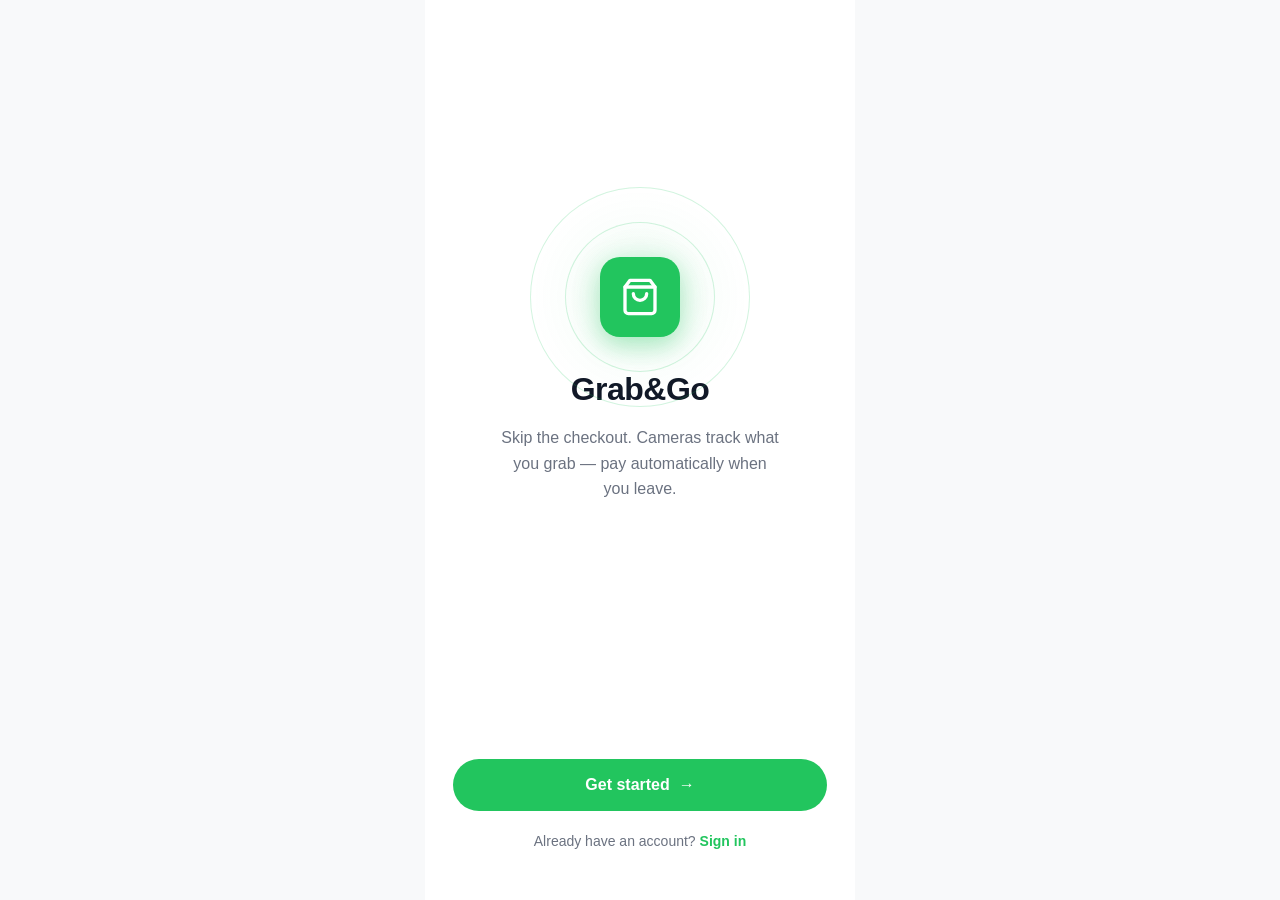
<file: index.html>
<!doctype html>
<html lang="en">
  <head>
    <meta charset="UTF-8" />
    <meta name="viewport" content="width=device-width, initial-scale=1.0" />
    <title>Grab&amp;Go</title>
    <link rel="stylesheet" href="shared/styles.css" />
    <script defer src="index.js"></script>
    <style>
      /* ── Splash-specific layout ── */
      .splash {
        flex: 1;
        display: flex;
        flex-direction: column;
        align-items: center;
        padding: 0 28px 48px;
      }

      /* Logo area takes the upper portion */
      .splash__hero {
        flex: 1;
        display: flex;
        flex-direction: column;
        align-items: center;
        justify-content: center;
        position: relative;
      }

      /* Decorative concentric rings */
      .splash__rings {
        position: relative;
        display: flex;
        align-items: center;
        justify-content: center;
        margin-bottom: 28px;
      }

      .splash__ring {
        position: absolute;
        border-radius: 50%;
        border: 1.5px solid rgba(34, 197, 94, 0.2);
      }

      .splash__ring--outer {
        width: 220px;
        height: 220px;
        background: radial-gradient(
          circle,
          rgba(34, 197, 94, 0.06) 0%,
          transparent 70%
        );
      }

      .splash__ring--inner {
        width: 150px;
        height: 150px;
        background: radial-gradient(
          circle,
          rgba(34, 197, 94, 0.1) 0%,
          transparent 70%
        );
      }

      /* Logo icon sits on top of the rings */
      .splash__logo-icon {
        position: relative;
        width: 80px;
        height: 80px;
        background: var(--green-500);
        border-radius: 20px;
        display: flex;
        align-items: center;
        justify-content: center;
        box-shadow: 0 8px 24px rgba(34, 197, 94, 0.35);
        z-index: 1;
      }

      .splash__logo-icon svg {
        width: 40px;
        height: 40px;
      }

      .splash__title {
        font-size: 32px;
        font-weight: 800;
        letter-spacing: -0.5px;
        margin-bottom: 12px;
      }

      .splash__subtitle {
        font-size: 16px;
        color: var(--text-secondary);
        text-align: center;
        line-height: 1.6;
        max-width: 280px;
      }

      /* Actions pinned to the bottom */
      .splash__actions {
        width: 100%;
        display: flex;
        flex-direction: column;
        align-items: center;
        gap: 20px;
      }
    </style>
  </head>

  <body>
    <div class="page">
      <main class="splash">
        <!-- Hero: rings + logo + text -->
        <div class="splash__hero">
          <div class="splash__rings">
            <div class="splash__ring splash__ring--outer"></div>
            <div class="splash__ring splash__ring--inner"></div>
            <div class="splash__logo-icon">
              <svg
                xmlns="http://www.w3.org/2000/svg"
                viewBox="0 0 24 24"
                fill="none"
                stroke="white"
                stroke-width="2"
                stroke-linecap="round"
                stroke-linejoin="round"
              >
                <path d="M6 2L3 6v14a2 2 0 0 0 2 2h14a2 2 0 0 0 2-2V6l-3-4z" />
                <line x1="3" y1="6" x2="21" y2="6" />
                <path d="M16 10a4 4 0 0 1-8 0" />
              </svg>
            </div>
          </div>

          <h1 class="splash__title">Grab&amp;Go</h1>
          <p class="splash__subtitle">
            Skip the checkout. Cameras track what you grab — pay automatically
            when you leave.
          </p>
        </div>

        <div class="splash__actions">
          <a href="register.html" class="btn-primary"> Get started &nbsp;→ </a>
          <p class="link-text">
            Already have an account?
            <a href="login.html">Sign in</a>
          </p>
        </div>
      </main>
    </div>
  </body>
</html>
</file>
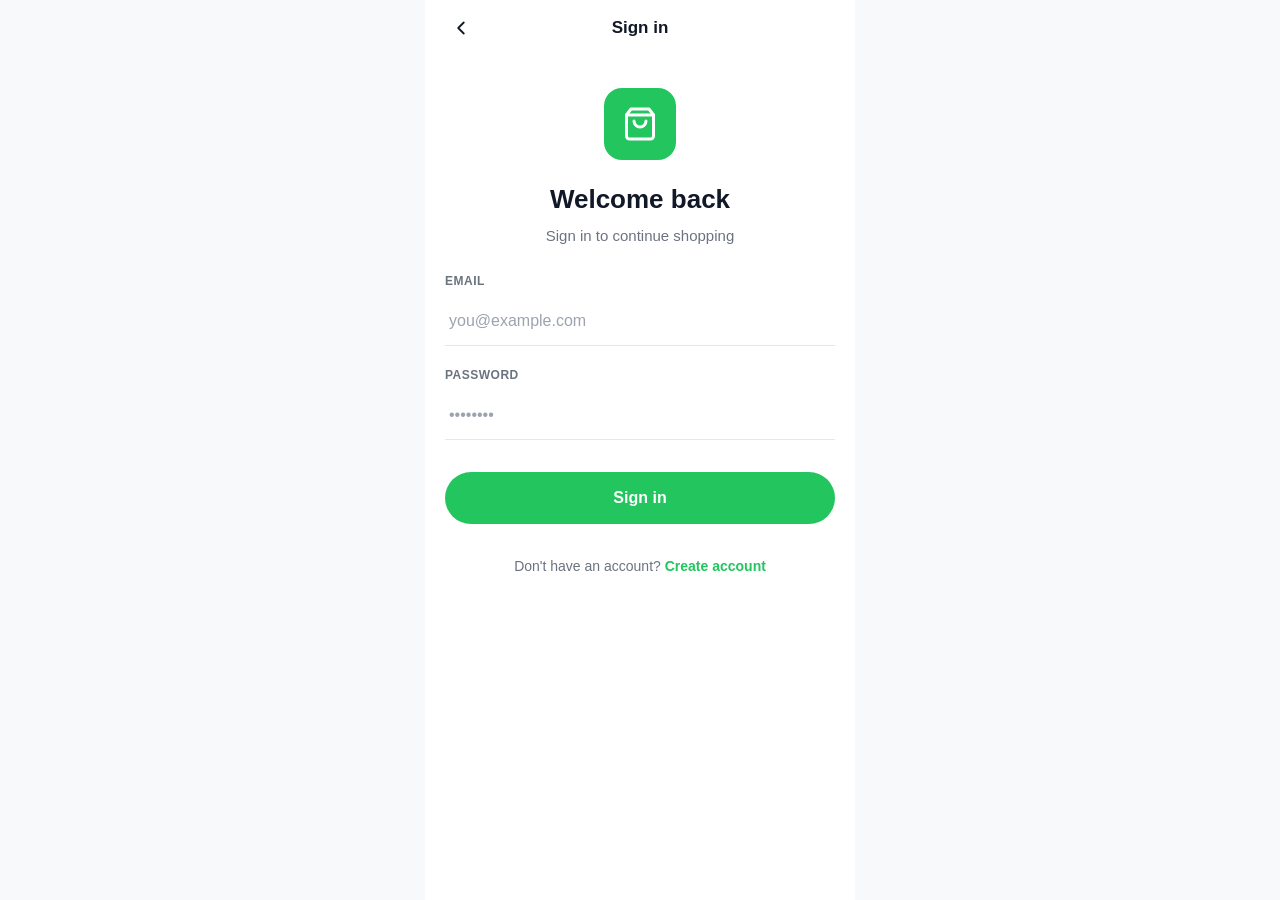
<file: home.html>
<!doctype html>
<html lang="en">
  <head>
    <meta charset="UTF-8" />
    <meta name="viewport" content="width=device-width, initial-scale=1.0" />
    <title>Home — Grab&amp;Go</title>
    <link rel="stylesheet" href="shared/styles.css" />
    <script defer src="shared/config.js"></script>
    <script defer src="shared/guard.js"></script>
    <script defer src="shared/nav.js"></script>
    <script defer src="home.js"></script>
    <style>
      /* ── Horizontal scroll row ── */
      .scroll-row {
        display: flex;
        gap: 12px;
        overflow-x: auto;
        padding-bottom: 6px;
        -webkit-overflow-scrolling: touch;
        scrollbar-width: none;
      }
      .scroll-row::-webkit-scrollbar {
        display: none;
      }

      /* ── Home header ── */
      .home-header {
        display: flex;
        align-items: center;
        justify-content: space-between;
        padding: 14px 20px 8px;
      }

      .home-header__brand {
        display: flex;
        align-items: center;
        gap: 6px;
        font-size: 17px;
        font-weight: 700;
      }

      .home-header__brand-icon {
        width: 26px;
        height: 26px;
        background: var(--green-500);
        border-radius: 6px;
        display: flex;
        align-items: center;
        justify-content: center;
      }

      .home-header__brand-icon svg {
        width: 14px;
        height: 14px;
        stroke: white;
      }

      .home-header__icon-btn {
        width: 38px;
        height: 38px;
        display: flex;
        align-items: center;
        justify-content: center;
        border-radius: var(--radius-full);
        background: var(--bg);
        color: var(--text-primary);
        transition: background var(--ease);
      }

      .home-header__icon-btn:hover {
        background: var(--border);
      }

      .home-header__icon-btn svg {
        width: 20px;
        height: 20px;
        stroke: var(--text-primary);
      }

      /* ── Greeting ── */
      .greeting {
        padding: 12px 20px 20px;
      }

      .greeting__sub {
        font-size: 15px;
        color: var(--text-secondary);
        margin-bottom: 2px;
      }

      .greeting__title {
        font-size: 26px;
        font-weight: 700;
        line-height: 1.2;
      }

      /* ── Section wrapper ── */
      .home-section {
        margin-bottom: 28px;
        padding: 0 20px;
      }

      /* ── News cards ── */
      .news-card {
        flex-shrink: 0;
        width: 200px;
        height: 140px;
        border-radius: var(--radius-md);
        padding: 16px;
        display: flex;
        flex-direction: column;
        justify-content: flex-end;
        position: relative;
        overflow: hidden;
      }

      .news-card--green {
        background: linear-gradient(140deg, #22c55e 0%, #15803d 100%);
      }

      .news-card--orange {
        background: linear-gradient(140deg, #fb923c 0%, #ea580c 100%);
      }

      /* decorative circle inside news card */
      .news-card::before {
        content: "";
        position: absolute;
        top: -30px;
        right: -30px;
        width: 110px;
        height: 110px;
        border-radius: 50%;
        background: rgba(255, 255, 255, 0.12);
      }

      .news-card__badge {
        display: inline-block;
        font-size: 10px;
        font-weight: 700;
        letter-spacing: 0.5px;
        text-transform: uppercase;
        color: rgba(255, 255, 255, 0.85);
        background: rgba(255, 255, 255, 0.2);
        border-radius: var(--radius-pill);
        padding: 3px 8px;
        margin-bottom: 8px;
        width: fit-content;
      }

      .news-card__text {
        font-size: 15px;
        font-weight: 600;
        color: white;
        line-height: 1.3;
      }

      /* ── Store card ── */
      .store-card {
        flex-shrink: 0;
        width: 180px;
        background: var(--white);
        border-radius: var(--radius-md);
        box-shadow: var(--shadow-sm);
        overflow: hidden;
      }

      .store-card__image {
        height: 120px;
        position: relative;
        background: linear-gradient(140deg, #22c55e 0%, #15803d 100%);
      }

      .store-card__fav {
        position: absolute;
        top: 10px;
        right: 10px;
        width: 30px;
        height: 30px;
        background: white;
        border-radius: 50%;
        display: flex;
        align-items: center;
        justify-content: center;
        box-shadow: var(--shadow-sm);
      }

      .store-card__fav svg {
        width: 15px;
        height: 15px;
        stroke: var(--green-500);
        fill: var(--green-500);
      }

      .store-card__info {
        padding: 10px 12px 12px;
      }

      .store-card__name {
        font-size: 14px;
        font-weight: 600;
        margin-bottom: 2px;
        white-space: nowrap;
        overflow: hidden;
        text-overflow: ellipsis;
      }

      .store-card__address {
        font-size: 12px;
        color: var(--text-secondary);
        margin-bottom: 5px;
        display: flex;
        align-items: center;
        gap: 3px;
      }

      .store-card__address svg {
        width: 11px;
        height: 11px;
        stroke: var(--text-secondary);
        flex-shrink: 0;
      }

      .store-card__status {
        font-size: 12px;
        color: var(--green-500);
        font-weight: 500;
      }
    </style>
  </head>

  <body>
    <div class="page">
      <!-- ── Header ── -->
      <header class="home-header">
        <button class="home-header__icon-btn">
          <svg
            xmlns="http://www.w3.org/2000/svg"
            viewBox="0 0 24 24"
            fill="none"
            stroke-width="2"
            stroke-linecap="round"
            stroke-linejoin="round"
          >
            <line x1="3" y1="6" x2="21" y2="6" />
            <line x1="3" y1="12" x2="21" y2="12" />
            <line x1="3" y1="18" x2="21" y2="18" />
          </svg>
        </button>

        <div class="home-header__brand">
          <div class="home-header__brand-icon">
            <svg
              xmlns="http://www.w3.org/2000/svg"
              viewBox="0 0 24 24"
              fill="none"
              stroke-width="2"
              stroke-linecap="round"
              stroke-linejoin="round"
            >
              <path d="M6 2L3 6v14a2 2 0 0 0 2 2h14a2 2 0 0 0 2-2V6l-3-4z" />
              <line x1="3" y1="6" x2="21" y2="6" />
              <path d="M16 10a4 4 0 0 1-8 0" />
            </svg>
          </div>
          Grab&amp;Go
        </div>

        <a class="home-header__icon-btn" href="profile.html">
          <svg
            xmlns="http://www.w3.org/2000/svg"
            viewBox="0 0 24 24"
            fill="none"
            stroke-width="2"
            stroke-linecap="round"
            stroke-linejoin="round"
          >
            <path d="M20 21v-2a4 4 0 0 0-4-4H8a4 4 0 0 0-4 4v2" />
            <circle cx="12" cy="7" r="4" />
          </svg>
        </a>
      </header>

      <!-- ── Main ── -->
      <main class="page-content">
        <!-- Greeting -->
        <div class="greeting">
          <p class="greeting__sub" id="greeting-line">Hi 👋</p>
          <h1 class="greeting__title">Ready to grab &amp; go?</h1>
        </div>

        <!-- News & Community -->
        <div class="home-section">
          <p class="text-label mb-12">News &amp; Community</p>
          <div class="scroll-row">
            <!-- Card 1 -->
            <div class="news-card news-card--green">
              <span class="news-card__badge">New</span>
              <p class="news-card__text">3 new stores<br />opened in Amman</p>
            </div>

            <!-- Card 2 -->
            <div class="news-card news-card--orange">
              <span class="news-card__badge">Community</span>
              <p class="news-card__text">How vision<br />tracking works</p>
            </div>
          </div>
        </div>

        <!-- Stores -->
        <div class="home-section">
          <div class="section-header">
            <h2 class="section-header__title">Stores</h2>
          </div>
          <div class="scroll-row">
            <a class="store-card" href="scan.html">
              <div class="store-card__image">
                <div class="store-card__fav">
                  <svg xmlns="http://www.w3.org/2000/svg" viewBox="0 0 24 24">
                    <path
                      d="M20.84 4.61a5.5 5.5 0 0 0-7.78 0L12 5.67l-1.06-1.06a5.5 5.5 0 0 0-7.78 7.78l1.06 1.06L12 21.23l7.78-7.78 1.06-1.06a5.5 5.5 0 0 0 0-7.78z"
                    />
                  </svg>
                </div>
              </div>
              <div class="store-card__info">
                <p class="store-card__name">Grab&amp;Go Store</p>
                <p class="store-card__address">
                  <svg
                    xmlns="http://www.w3.org/2000/svg"
                    viewBox="0 0 24 24"
                    fill="none"
                    stroke-width="2"
                    stroke-linecap="round"
                    stroke-linejoin="round"
                  >
                    <path d="M21 10c0 7-9 13-9 13S3 17 3 10a9 9 0 0 1 18 0z" />
                    <circle cx="12" cy="10" r="3" />
                  </svg>
                  Mecca St, Amman
                </p>
                <p class="store-card__status">
                  <span class="status-dot"></span>Open now · 0.4 km
                </p>
              </div>
            </a>
          </div>
        </div>
      </main>

      <!-- Nav bar — filled by nav.js -->
      <div id="nav-bar"></div>
    </div>
  </body>
</html>
</file>
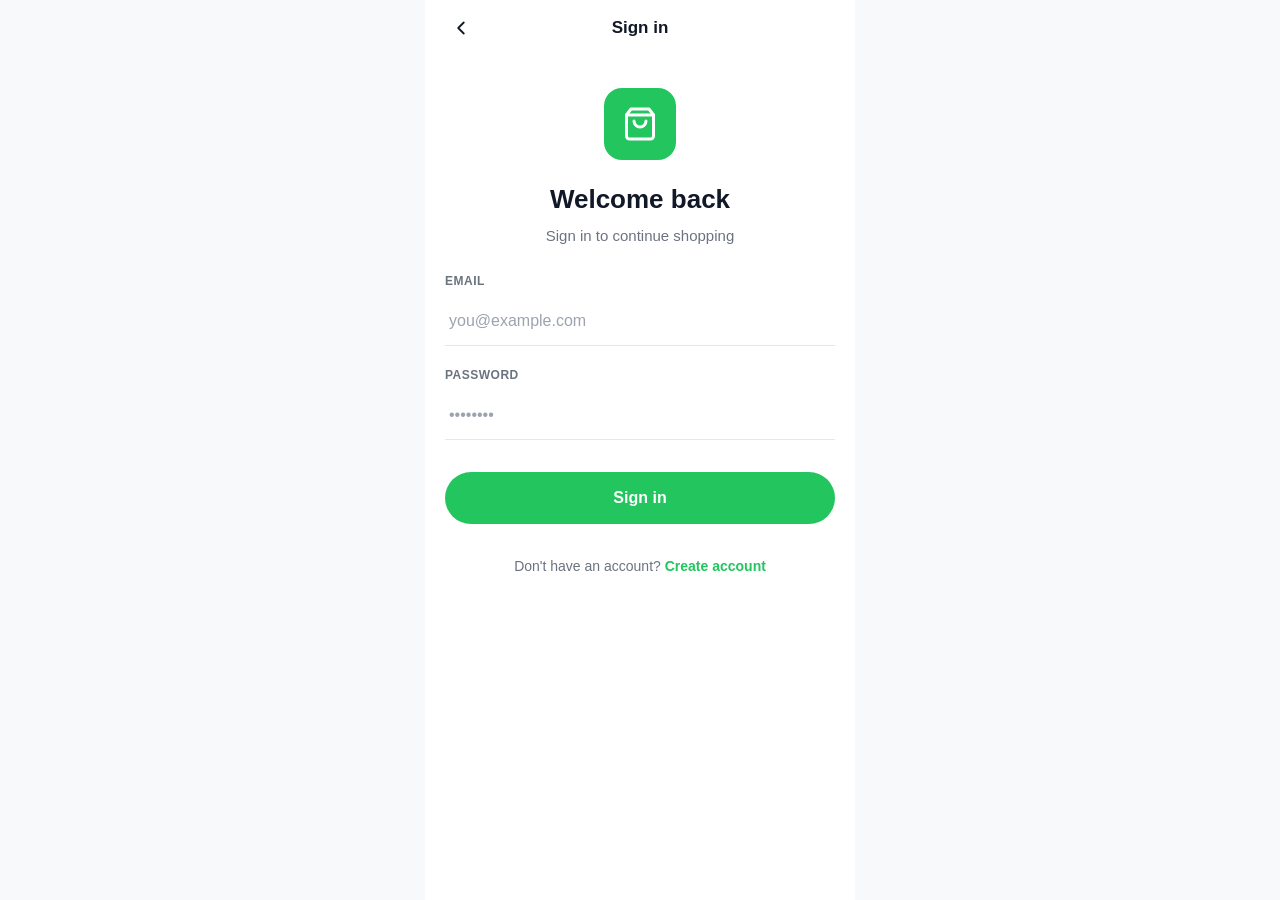
<file: login.html>
<!doctype html>
<html lang="en">
  <head>
    <meta charset="UTF-8" />
    <meta name="viewport" content="width=device-width, initial-scale=1.0" />
    <title>Sign in — Grab&amp;Go</title>
    <link rel="stylesheet" href="shared/styles.css" />
    <link rel="stylesheet" href="shared/styles.css" />
    <script defer src="shared/config.js"></script>
    <script defer src="shared/api.js"></script>
    <script defer src="login.js"></script>
  </head>

  <body>
    <div class="page">
      <header class="header">
        <div class="header__btn" id="btn-back">
          <svg
            xmlns="http://www.w3.org/2000/svg"
            viewBox="0 0 24 24"
            fill="none"
            stroke="currentColor"
            stroke-width="2"
            stroke-linecap="round"
            stroke-linejoin="round"
          >
            <polyline points="15 18 9 12 15 6" />
          </svg>
        </div>

        <span class="header__title">Sign in</span>

        <div style="width: 40px"></div>
      </header>

      <main class="page-content page-content--no-nav">
        <div class="logo-block">
          <div class="logo-icon">
            <svg
              xmlns="http://www.w3.org/2000/svg"
              viewBox="0 0 24 24"
              fill="none"
              stroke="white"
              stroke-width="2"
              stroke-linecap="round"
              stroke-linejoin="round"
            >
              <path d="M6 2L3 6v14a2 2 0 0 0 2 2h14a2 2 0 0 0 2-2V6l-3-4z" />
              <line x1="3" y1="6" x2="21" y2="6" />
              <path d="M16 10a4 4 0 0 1-8 0" />
            </svg>
          </div>
          <h1 class="logo-block__title">Welcome back</h1>
          <p class="logo-block__subtitle">Sign in to continue shopping</p>
        </div>

        <div class="alert-error" id="alert-error">
          <svg
            xmlns="http://www.w3.org/2000/svg"
            width="16"
            height="16"
            viewBox="0 0 24 24"
            fill="none"
            stroke="currentColor"
            stroke-width="2"
            stroke-linecap="round"
            stroke-linejoin="round"
          >
            <circle cx="12" cy="12" r="10" />
            <line x1="12" y1="8" x2="12" y2="12" />
            <line x1="12" y1="16" x2="12.01" y2="16" />
          </svg>
          <span id="alert-error-text">Something went wrong.</span>
        </div>

        <form id="login-form" novalidate>
          <div class="form-group">
            <label class="form-label" for="input-email">Email</label>
            <input
              class="form-input"
              id="input-email"
              type="email"
              placeholder="you@example.com"
              autocomplete="email"
              inputmode="email"
            />
            <span class="form-error" id="error-email"
              >Please enter your email.</span
            >
          </div>
          <div class="form-group mb-8">
            <label class="form-label" for="input-password">Password</label>
            <input
              class="form-input"
              id="input-password"
              type="password"
              placeholder="••••••••"
              autocomplete="current-password"
            />
            <span class="form-error" id="error-password"
              >Please enter your password.</span
            >
          </div>

          <div class="mb-32" style="margin-top: 32px">
            <button class="btn-primary" id="btn-submit" type="submit">
              <span id="btn-submit-label">Sign in</span>
              <div class="spinner hidden" id="btn-spinner"></div>
            </button>
          </div>
        </form>

        <p class="link-text mt-auto">
          Don't have an account?
          <a href="register.html">Create account</a>
        </p>
      </main>
    </div>
  </body>
</html>
</file>
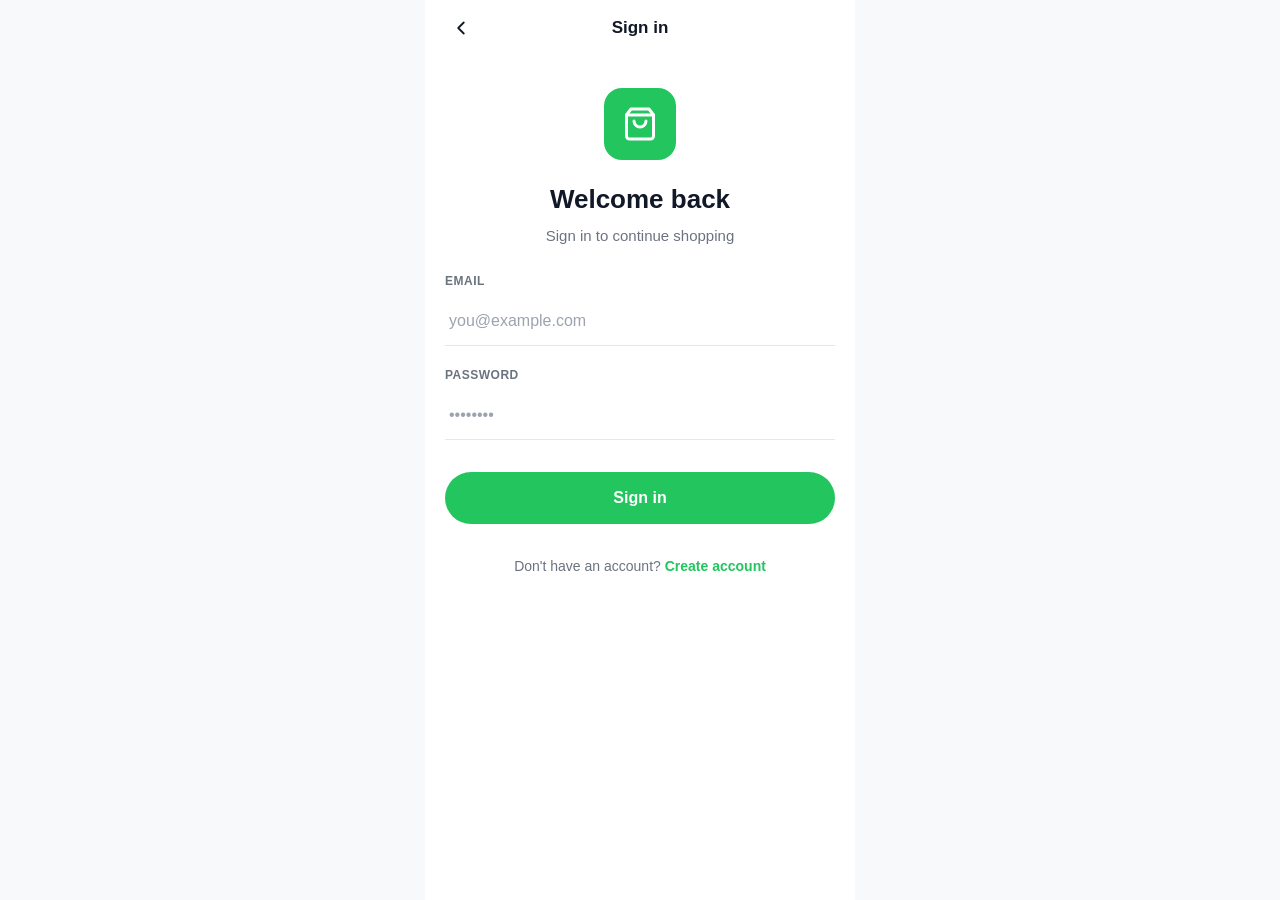
<file: profile.html>
<!doctype html>
<html lang="en">
  <head>
    <meta charset="UTF-8" />
    <meta
      name="viewport"
      content="width=device-width, initial-scale=1.0, maximum-scale=1.0"
    />
    <title>Profile — Grab&amp;Go</title>
    <script src="shared/config.js"></script>
    <script src="shared/api.js"></script>
    <script src="shared/guard.js"></script>
    <style>
      [hidden] {
        display: none !important;
      }
      *,
      *::before,
      *::after {
        box-sizing: border-box;
        margin: 0;
        padding: 0;
      }

      body {
        font-family: -apple-system, BlinkMacSystemFont, "Segoe UI", sans-serif;
        background: #f8f9fa;
        color: #111827;
        min-height: 100vh;
      }

      #app {
        max-width: 430px;
        margin: 0 auto;
        min-height: 100vh;
      }

      /* ── Page Header ── */
      .page-header {
        padding: 20px 16px 14px;
        background: #ffffff;
        border-bottom: 1px solid #f3f4f6;
        text-align: center;
      }

      .page-header h1 {
        font-size: 18px;
        font-weight: 700;
        color: #111827;
      }

      /* ── Profile Section ── */
      .profile-section {
        background: #ffffff;
        padding: 28px 16px 24px;
        display: flex;
        flex-direction: column;
        align-items: center;
        gap: 6px;
      }

      .avatar {
        width: 72px;
        height: 72px;
        background: #22c55e;
        border-radius: 20px;
        display: flex;
        align-items: center;
        justify-content: center;
        font-size: 26px;
        font-weight: 700;
        color: #ffffff;
        margin-bottom: 6px;
      }

      .profile-name {
        font-size: 20px;
        font-weight: 700;
        color: #111827;
      }

      .profile-email {
        font-size: 13px;
        color: #6b7280;
      }

      /* ── Wallet Card ── */
      .wallet-card {
        margin: 16px;
        background: #22c55e;
        border-radius: 16px;
        padding: 20px 20px 20px;
        color: #ffffff;
      }

      .wallet-label {
        font-size: 11px;
        font-weight: 700;
        letter-spacing: 1px;
        text-transform: uppercase;
        opacity: 0.8;
        margin-bottom: 10px;
      }

      #wallet-amount {
        font-size: 34px;
        font-weight: 700;
        margin-bottom: 20px;
        line-height: 1;
      }

      #wallet-amount .currency {
        font-size: 16px;
        font-weight: 500;
        opacity: 0.8;
        margin-left: 4px;
      }

      #top-up-btn {
        background: #ffffff;
        color: #22c55e;
        border: none;
        border-radius: 50px;
        padding: 11px 32px;
        font-size: 14px;
        font-weight: 700;
        cursor: pointer;
        transition: opacity 0.15s;
      }

      #top-up-btn:active {
        opacity: 0.85;
      }

      /* ── Menu ── */
      .menu-section {
        margin: 8px 16px 32px;
        background: #ffffff;
        border-radius: 12px;
        box-shadow: 0 1px 3px rgba(0, 0, 0, 0.08);
        overflow: hidden;
      }

      .menu-item {
        display: flex;
        align-items: center;
        justify-content: space-between;
        padding: 16px;
        border-bottom: 1px solid #f3f4f6;
        text-decoration: none;
        color: #111827;
      }

      .menu-item:last-child {
        border-bottom: none;
      }

      .menu-left {
        display: flex;
        align-items: center;
        gap: 12px;
      }

      .menu-icon {
        width: 36px;
        height: 36px;
        background: #f3f4f6;
        border-radius: 10px;
        display: flex;
        align-items: center;
        justify-content: center;
        flex-shrink: 0;
      }

      .menu-icon svg {
        width: 18px;
        height: 18px;
        stroke: #6b7280;
        fill: none;
        stroke-width: 1.8;
        stroke-linecap: round;
        stroke-linejoin: round;
      }

      .menu-label {
        font-size: 14px;
        font-weight: 600;
        color: #111827;
      }
      .logout {
        width: 100%;
        border: none;
        cursor: pointer;
        font-size: 16px;
        font-weight: 600;
        color: #ffffff;
        background-color: #ef4444;
        text-align: left;
      }

      .logout:hover {
        background-color: #dc2626;
      }

      .menu-chevron {
        font-size: 18px;
        color: #d1d5db;
      }

      /* ── Modal Overlay ── */
      #modal-overlay {
        position: fixed;
        inset: 0;
        background: rgba(0, 0, 0, 0.45);
        display: flex;
        align-items: flex-end;
        justify-content: center;
        z-index: 100;
      }

      .modal-card {
        background: #ffffff;
        border-radius: 20px 20px 0 0;
        padding: 24px 20px 40px;
        width: 100%;
        max-width: 430px;
      }

      .modal-handle {
        width: 36px;
        height: 4px;
        background: #e5e7eb;
        border-radius: 2px;
        margin: 0 auto 20px;
      }

      .modal-title {
        font-size: 18px;
        font-weight: 700;
        color: #111827;
        margin-bottom: 20px;
      }

      .modal-input-label {
        font-size: 13px;
        color: #6b7280;
        margin-bottom: 8px;
      }

      #amount-input {
        width: 100%;
        padding: 14px 16px;
        border: 1.5px solid #e5e7eb;
        border-radius: 8px;
        font-size: 22px;
        font-weight: 600;
        color: #111827;
        outline: none;
        font-family: inherit;
      }

      #amount-input:focus {
        border-color: #22c55e;
      }

      #amount-input.error {
        border-color: #ef4444;
      }

      .input-error {
        font-size: 12px;
        color: #ef4444;
        margin-top: 6px;
        min-height: 18px;
      }

      .modal-actions {
        display: flex;
        gap: 10px;
        margin-top: 20px;
      }

      #cancel-btn {
        flex: 1;
        padding: 14px;
        border: 1.5px solid #e5e7eb;
        border-radius: 50px;
        background: #ffffff;
        color: #111827;
        font-size: 14px;
        font-weight: 600;
        cursor: pointer;
        font-family: inherit;
      }

      #confirm-btn {
        flex: 2;
        padding: 14px;
        border: none;
        border-radius: 50px;
        background: #22c55e;
        color: #ffffff;
        font-size: 14px;
        font-weight: 700;
        cursor: pointer;
        font-family: inherit;
        transition: opacity 0.15s;
      }

      #confirm-btn:disabled {
        opacity: 0.6;
        cursor: not-allowed;
      }
    </style>
  </head>
  <body>
    <div id="app">
      <header class="page-header">
        <h1>Profile</h1>
      </header>

      <div class="profile-section">
        <div class="avatar" id="avatar"></div>
        <p class="profile-name" id="profile-name"></p>
        <p class="profile-email" id="profile-email"></p>
      </div>

      <div class="wallet-card">
        <p class="wallet-label">Wallet Balance</p>
        <p id="wallet-amount">— <span class="currency">JOD</span></p>
        <button id="top-up-btn">Top Up</button>
      </div>

      <div class="menu-section">
        <a class="menu-item" href="receipts.html">
          <div class="menu-left">
            <div class="menu-icon">
              <svg viewBox="0 0 24 24">
                <path
                  d="M9 5H7a2 2 0 0 0-2 2v12a2 2 0 0 0 2 2h10a2 2 0 0 0 2-2V7a2 2 0 0 0-2-2h-2"
                />
                <rect x="9" y="3" width="6" height="4" rx="1" />
                <line x1="9" y1="12" x2="15" y2="12" />
                <line x1="9" y1="16" x2="13" y2="16" />
              </svg>
            </div>
            <span class="menu-label">Receipts</span>
          </div>
          <span class="menu-chevron">›</span>
        </a>
      </div>
      <div class="menu-section">
        <button id="logoutBtn" class="menu-item logout" type="button">
          <span>Logout</span>
        </button>
      </div>
      <!-- Top-Up Modal -->
      <div id="modal-overlay" hidden>
        <div class="modal-card">
          <div class="modal-handle"></div>
          <p class="modal-title">Add Balance</p>
          <p class="modal-input-label">Amount (JOD)</p>
          <input
            type="number"
            id="amount-input"
            placeholder="0.000"
            min="0.001"
            step="0.001"
          />
          <p id="input-error" class="input-error"></p>
          <div class="modal-actions">
            <button id="cancel-btn">Cancel</button>
            <button id="confirm-btn">Confirm</button>
          </div>
        </div>
      </div>
    </div>
    <script src="shared/guard.js" defer></script>
    <script src="profile.js" defer></script>
  </body>
</html>
</file>
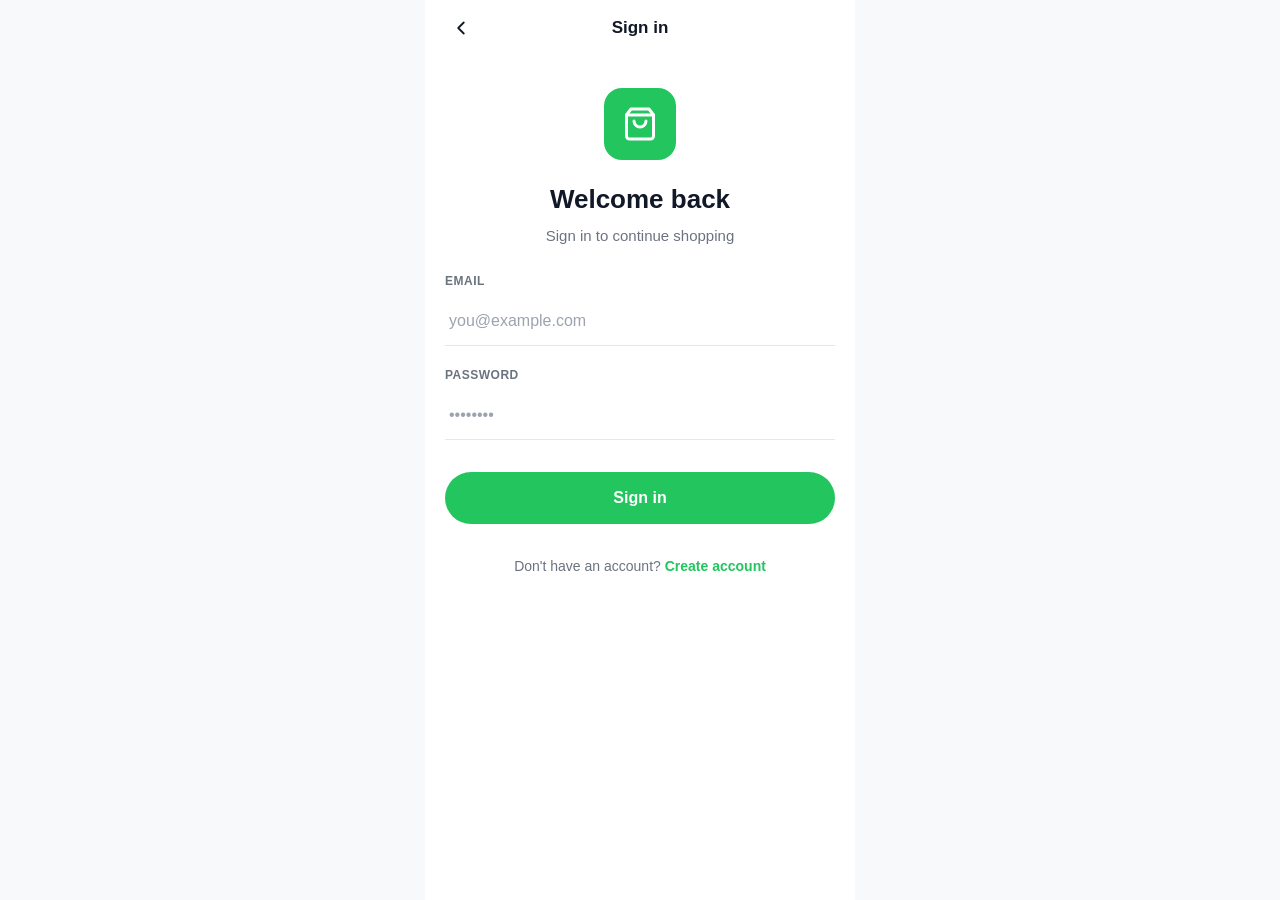
<file: receipts.html>
<!doctype html>
<html lang="en">
  <head>
    <meta charset="UTF-8" />
    <meta
      name="viewport"
      content="width=device-width, initial-scale=1.0, maximum-scale=1.0"
    />
    <title>Purchase History — Grab&amp;Go</title>

    <script src="shared/config.js" defer></script>
    <script src="shared/api.js" defer></script>
    <script src="shared/guard.js" defer></script>
    <script src="receipts.js" defer></script>

    <style>
      [hidden] {
        display: none !important;
      }
      *,
      *::before,
      *::after {
        box-sizing: border-box;
        margin: 0;
        padding: 0;
      }

      body {
        font-family: -apple-system, BlinkMacSystemFont, "Segoe UI", sans-serif;
        background: #f8f9fa;
        color: #111827;
        min-height: 100vh;
      }

      #app {
        max-width: 430px;
        margin: 0 auto;
        min-height: 100vh;
      }

      /* ── Loading / Error ── */
      #loading-state {
        min-height: 100vh;
        display: flex;
        flex-direction: column;
        align-items: center;
        justify-content: center;
        gap: 16px;
        padding: 40px 24px;
      }

      .spinner {
        width: 32px;
        height: 32px;
        border: 3px solid #e5e7eb;
        border-top-color: #22c55e;
        border-radius: 50%;
        animation: spin 0.75s linear infinite;
      }

      @keyframes spin {
        to {
          transform: rotate(360deg);
        }
      }

      #loading-state p {
        font-size: 14px;
        color: #6b7280;
      }
      .error-text {
        color: #ef4444;
        font-size: 14px;
        text-align: center;
        line-height: 1.7;
      }

      /* ── Header ── */
      .page-header {
        padding: 20px 16px 14px;
        background: #ffffff;
        border-bottom: 1px solid #f3f4f6;
        text-align: center;
      }

      .page-header h1 {
        font-size: 18px;
        font-weight: 700;
        color: #111827;
      }

      /* ── Summary Card ── */
      .summary-card {
        margin: 16px;
        background: linear-gradient(135deg, #22c55e, #16a34a);
        border-radius: 16px;
        padding: 20px;
        color: #ffffff;
      }

      .summary-label {
        font-size: 11px;
        font-weight: 700;
        letter-spacing: 1px;
        text-transform: uppercase;
        opacity: 0.85;
        margin-bottom: 10px;
      }

      .summary-amount {
        font-size: 32px;
        font-weight: 700;
        line-height: 1;
        margin-bottom: 4px;
      }

      .summary-amount .currency {
        font-size: 15px;
        font-weight: 500;
        opacity: 0.85;
        margin-left: 4px;
      }

      .summary-sub {
        font-size: 13px;
        opacity: 0.9;
      }

      /* ── List ── */
      .list-section {
        padding: 4px 16px 32px;
      }

      #invoice-list {
        list-style: none;
        display: flex;
        flex-direction: column;
        gap: 10px;
      }

      .invoice-row {
        background: #ffffff;
        border-radius: 12px;
        box-shadow: 0 1px 3px rgba(0, 0, 0, 0.08);
        padding: 14px;
        display: flex;
        align-items: center;
        gap: 12px;
        cursor: pointer;
        transition: opacity 0.15s;
      }

      .invoice-row:active {
        opacity: 0.7;
      }

      .invoice-icon {
        width: 44px;
        height: 44px;
        background: linear-gradient(135deg, #4ade80, #22c55e);
        border-radius: 12px;
        display: flex;
        align-items: center;
        justify-content: center;
        flex-shrink: 0;
      }

      .invoice-icon svg {
        width: 20px;
        height: 20px;
        stroke: #ffffff;
        fill: none;
        stroke-width: 2;
        stroke-linecap: round;
        stroke-linejoin: round;
      }

      .invoice-info {
        flex: 1;
        min-width: 0;
      }

      .invoice-store {
        font-size: 14px;
        font-weight: 700;
        color: #111827;
      }

      .invoice-date {
        font-size: 12px;
        color: #6b7280;
        margin-top: 2px;
      }

      .invoice-amount {
        text-align: right;
        flex-shrink: 0;
      }

      .invoice-amount .amount {
        font-size: 15px;
        font-weight: 700;
        color: #111827;
      }

      .invoice-amount .currency {
        font-size: 11px;
        color: #6b7280;
        margin-left: 2px;
      }

      /* ── Empty State ── */
      #empty-state {
        text-align: center;
        padding: 48px 24px;
      }

      #empty-state p {
        font-size: 15px;
        font-weight: 600;
        color: #111827;
        margin-bottom: 6px;
      }

      #empty-state span {
        font-size: 13px;
        color: #6b7280;
      }
    </style>
  </head>
  <body>
    <div id="app">
      <div id="loading-state">
        <div class="spinner"></div>
        <p>Loading your purchase history…</p>
      </div>

      <div id="content" hidden>
        <header class="page-header">
          <h1>Purchase History</h1>
        </header>

        <div class="summary-card">
          <p class="summary-label">This Month</p>
          <p class="summary-amount">
            <span id="summary-total">0.000</span
            ><span class="currency">JOD</span>
          </p>
          <p class="summary-sub" id="summary-trips">0 shopping trips</p>
        </div>

        <div class="list-section">
          <ul id="invoice-list"></ul>
          <div id="empty-state" hidden>
            <p>No purchases yet</p>
            <span>Your completed checkouts will show up here</span>
          </div>
        </div>
      </div>
    </div>
  </body>
</html>
</file>
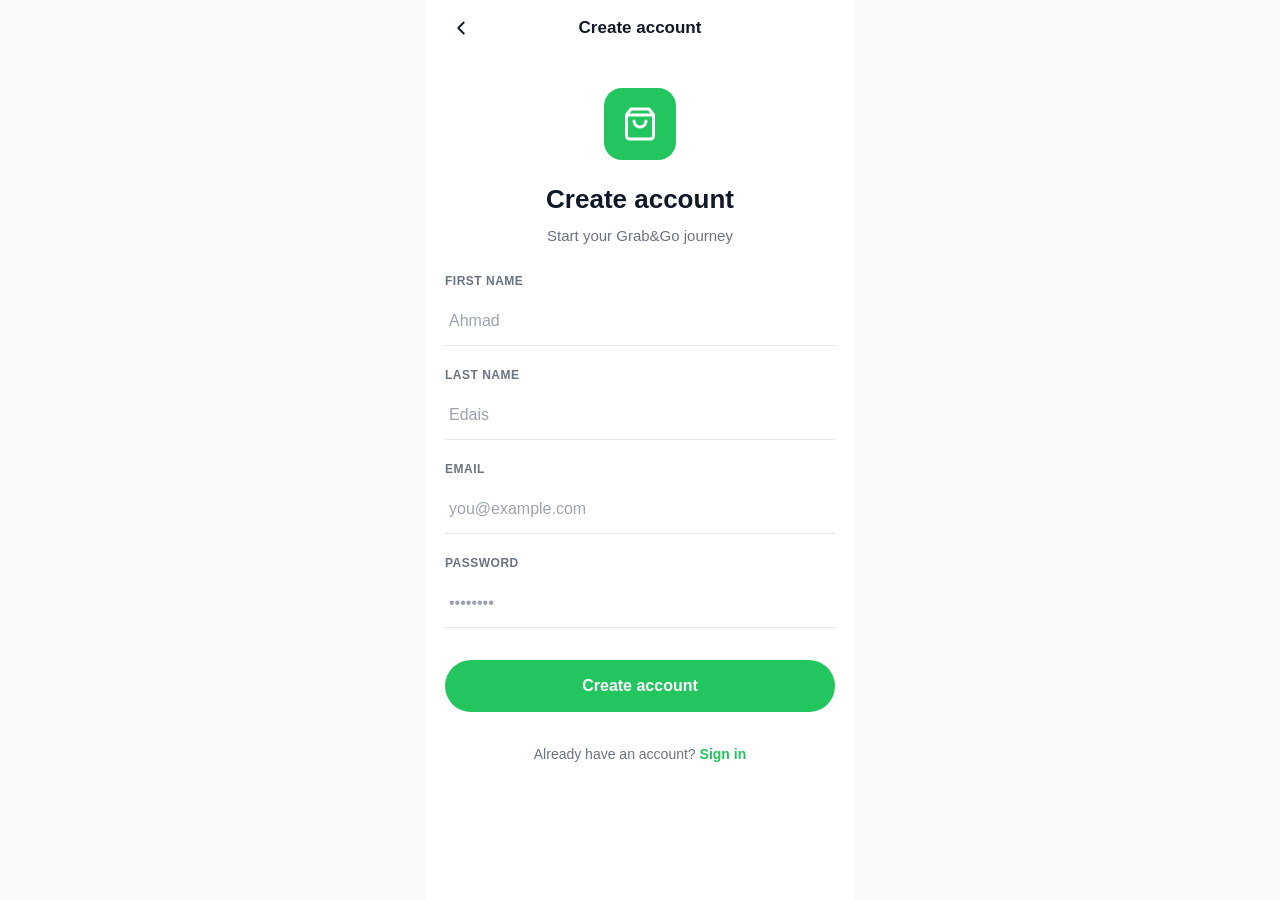
<file: register.html>
<!doctype html>
<html lang="en">
  <head>
    <meta charset="UTF-8" />
    <meta name="viewport" content="width=device-width, initial-scale=1.0" />
    <title>Create account — Grab&amp;Go</title>
    <link rel="stylesheet" href="shared/styles.css" />
    <script defer src="shared/config.js"></script>
    <script defer src="shared/api.js"></script>
    <script defer src="register.js"></script>
  </head>

  <body>
    <div class="page">
      <!-- ── Header ── -->
      <header class="header">
        <button class="header__btn" id="btn-back">
          <svg
            xmlns="http://www.w3.org/2000/svg"
            viewBox="0 0 24 24"
            fill="none"
            stroke="currentColor"
            stroke-width="2"
            stroke-linecap="round"
            stroke-linejoin="round"
          >
            <polyline points="15 18 9 12 15 6" />
          </svg>
        </button>
        <span class="header__title">Create account</span>
        <div style="width: 40px"></div>
      </header>

      <!-- ── Main ── -->
      <main class="page-content page-content--no-nav">
        <!-- Logo -->
        <div class="logo-block">
          <div class="logo-icon">
            <svg
              xmlns="http://www.w3.org/2000/svg"
              viewBox="0 0 24 24"
              fill="none"
              stroke="white"
              stroke-width="2"
              stroke-linecap="round"
              stroke-linejoin="round"
            >
              <path d="M6 2L3 6v14a2 2 0 0 0 2 2h14a2 2 0 0 0 2-2V6l-3-4z" />
              <line x1="3" y1="6" x2="21" y2="6" />
              <path d="M16 10a4 4 0 0 1-8 0" />
            </svg>
          </div>
          <h1 class="logo-block__title">Create account</h1>
          <p class="logo-block__subtitle">Start your Grab&amp;Go journey</p>
        </div>

        <!-- Error alert -->
        <div class="alert-error" id="alert-error">
          <svg
            xmlns="http://www.w3.org/2000/svg"
            width="16"
            height="16"
            viewBox="0 0 24 24"
            fill="none"
            stroke="currentColor"
            stroke-width="2"
            stroke-linecap="round"
            stroke-linejoin="round"
          >
            <circle cx="12" cy="12" r="10" />
            <line x1="12" y1="8" x2="12" y2="12" />
            <line x1="12" y1="16" x2="12.01" y2="16" />
          </svg>
          <span id="alert-error-text">Something went wrong.</span>
        </div>

        <!-- Form -->
        <form id="register-form" novalidate>
          <!-- First name -->
          <div class="form-group">
            <label class="form-label" for="input-firstname">First name</label>
            <input
              class="form-input"
              id="input-firstname"
              type="text"
              placeholder="Ahmad"
              autocomplete="given-name"
            />
            <span class="form-error" id="error-firstname">
              Please enter your first name.
            </span>
          </div>

          <!-- Last name -->
          <div class="form-group">
            <label class="form-label" for="input-lastname">Last name</label>
            <input
              class="form-input"
              id="input-lastname"
              type="text"
              placeholder="Edais"
              autocomplete="family-name"
            />
            <span class="form-error" id="error-lastname">
              Please enter your last name.
            </span>
          </div>

          <!-- Email -->
          <div class="form-group">
            <label class="form-label" for="input-email">Email</label>
            <input
              class="form-input"
              id="input-email"
              type="email"
              placeholder="you@example.com"
              autocomplete="email"
              inputmode="email"
            />
            <span class="form-error" id="error-email">
              Please enter your email.
            </span>
          </div>

          <!-- Password -->
          <div class="form-group mb-8">
            <label class="form-label" for="input-password">Password</label>
            <input
              class="form-input"
              id="input-password"
              type="password"
              placeholder="••••••••"
              autocomplete="new-password"
            />
            <span class="form-error" id="error-password">
              Please enter a password.
            </span>
          </div>

          <!-- Submit -->
          <div style="margin-top: 32px" class="mb-32">
            <button class="btn-primary" id="btn-submit" type="submit">
              <span id="btn-submit-label">Create account</span>
              <div class="spinner hidden" id="btn-spinner"></div>
            </button>
          </div>
        </form>

        <!-- Footer link -->
        <p class="link-text mt-auto">
          Already have an account? <a href="login.html">Sign in</a>
        </p>
      </main>
    </div>
  </body>
</html>
</file>
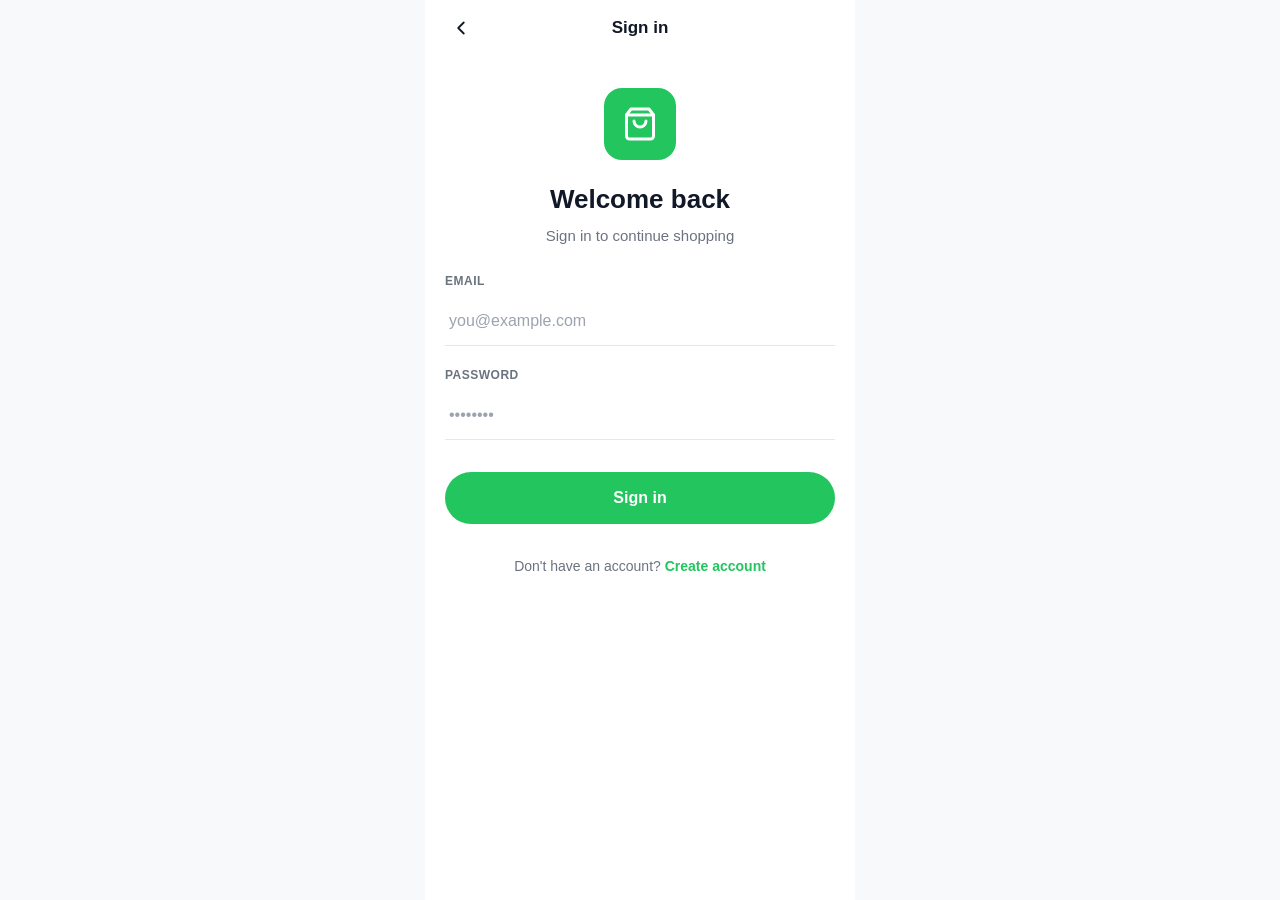
<file: scan.html>
<!doctype html>
<html lang="en">
  <head>
    <meta charset="UTF-8" />
    <meta name="viewport" content="width=device-width, initial-scale=1.0" />
    <title>Scan to Enter — Grab&amp;Go</title>
    <link rel="stylesheet" href="shared/styles.css" />
    <style>
      body {
        margin: 0;
        height: 100vh;
        background: #000;
        overflow: hidden;
      }

      .scan-page {
        position: relative;
        width: 100%;
        height: 100%;
      }

      #scan-video {
        width: 100%;
        height: 100%;
        object-fit: cover;
      }

      .scan-overlay {
        position: absolute;
        inset: 0;
        display: flex;
        flex-direction: column;
        align-items: center;
        justify-content: center;
        pointer-events: none;
      }

      .scan-frame {
        width: 250px;
        height: 250px;
        border: 3px solid #22c55e;
        border-radius: 16px;
        box-shadow: 0 0 0 2000px rgba(0, 0, 0, 0.45);
      }

      .scan-text {
        margin-top: 24px;
        color: #ffffff;
        font-size: 14px;
        font-weight: 500;
        text-align: center;
        padding: 0 32px;
      }

      .btn-back-scan {
        position: absolute;
        top: 20px;
        left: 20px;
        width: 40px;
        height: 40px;
        border-radius: 50%;
        background: rgba(0, 0, 0, 0.5);
        border: none;
        display: flex;
        align-items: center;
        justify-content: center;
        cursor: pointer;
        z-index: 10;
      }

      .btn-back-scan svg {
        stroke: #ffffff;
      }

      .scan-error {
        position: absolute;
        inset: 0;
        display: none;
        flex-direction: column;
        align-items: center;
        justify-content: center;
        gap: 16px;
        background: #111827;
        color: #ffffff;
        text-align: center;
        padding: 32px;
      }

      .scan-error p {
        font-size: 14px;
        color: #f8f9fa;
        margin: 0;
      }

      .btn-retry-scan {
        background: #22c55e;
        color: white;
        border: none;
        padding: 10px 24px;
        border-radius: 8px;
        font-size: 14px;
        font-weight: 600;
        cursor: pointer;
      }
    </style>
  </head>
  <body>
    <div class="scan-page">
      <button class="btn-back-scan" id="btn-back-scan" aria-label="Go back">
        <svg
          xmlns="http://www.w3.org/2000/svg"
          width="20"
          height="20"
          viewBox="0 0 24 24"
          fill="none"
          stroke="currentColor"
          stroke-width="2.5"
          stroke-linecap="round"
          stroke-linejoin="round"
        >
          <polyline points="15 18 9 12 15 6" />
        </svg>
      </button>

      <video id="scan-video" autoplay playsinline muted></video>
      <canvas id="scan-canvas" hidden></canvas>

      <div class="scan-overlay">
        <div class="scan-frame"></div>
        <p class="scan-text" id="scan-text">
          Point your camera at the gate QR code
        </p>
      </div>

      <div class="scan-error" id="scan-error">
        <p id="scan-error-text">
          Camera access is required to scan the entry code.
        </p>
        <button class="btn-retry-scan" id="btn-retry-scan">Try Again</button>
      </div>
    </div>

    <script src="shared/lib/jsQR.min.js" defer></script>
    <script src="shared/config.js" defer></script>
    <script src="shared/guard.js" defer></script>
    <script src="shared/api.js" defer></script>
    <script src="scan.js" defer></script>
  </body>
</html>
</file>
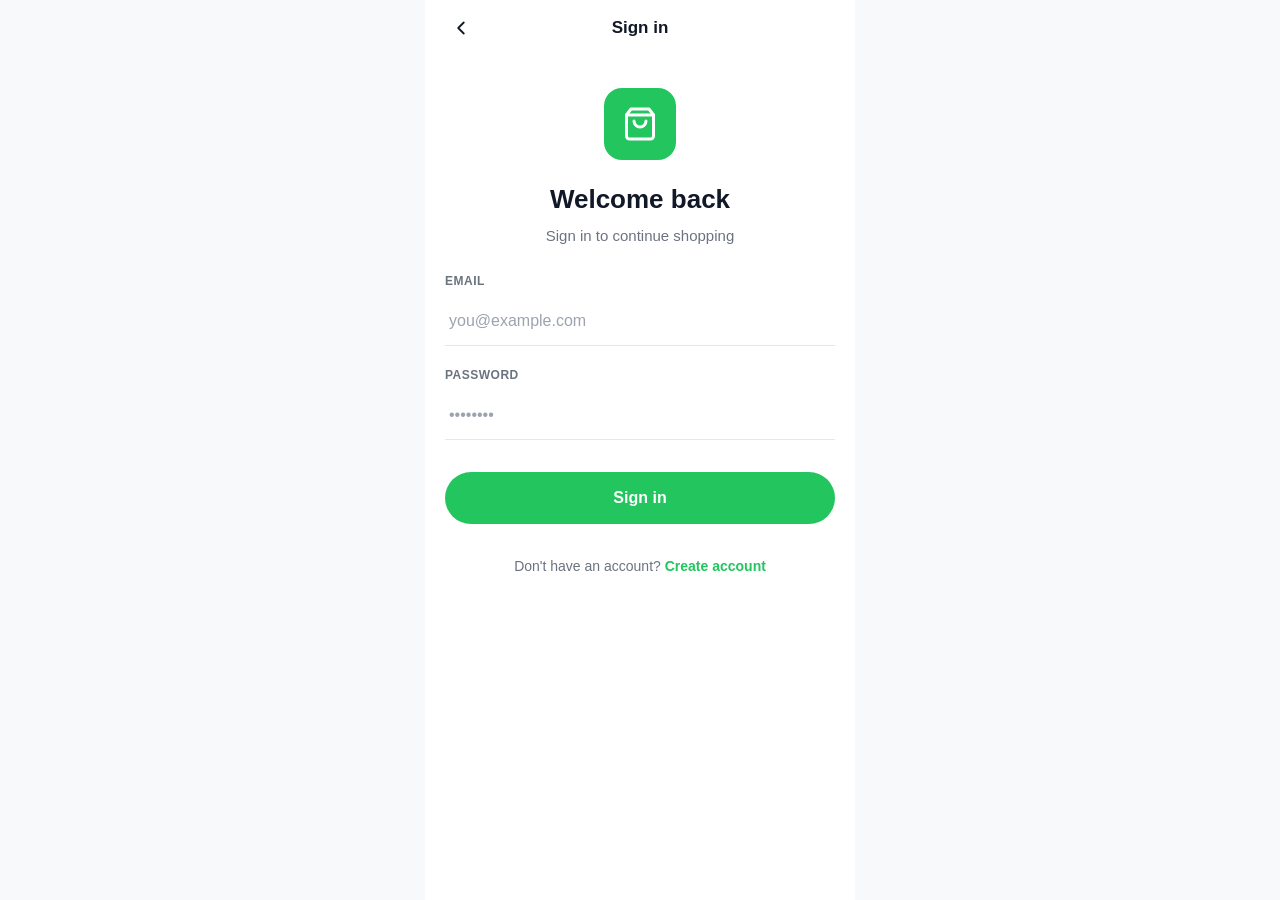
<file: store-detail.html>
<!doctype html>
<html lang="en">
  <head>
    <meta charset="UTF-8" />
    <meta name="viewport" content="width=device-width, initial-scale=1.0" />
    <title>Store — Grab&amp;Go</title>
    <link rel="stylesheet" href="shared/styles.css" />
  </head>
  <body>
    <style>
      /* ─── Store Info Card ─────────────────────────────────────────────────────── */
      .store-info-card__body {
        display: flex;
        align-items: center;
        justify-content: space-between;
      }

      .store-info-card__name {
        font-size: 16px;
        font-weight: 600;
        color: #111827;
        margin-bottom: 4px;
      }

      .store-info-card__address {
        display: flex;
        align-items: center;
        gap: 4px;
        font-size: 13px;
        color: #6b7280;
      }

      .store-info-card__address svg {
        flex-shrink: 0;
        stroke: #6b7280;
      }

      .store-status-badge {
        display: flex;
        align-items: center;
        gap: 6px;
        background: #f0fdf4;
        color: #16a34a;
        font-size: 12px;
        font-weight: 500;
        padding: 4px 10px;
        border-radius: 50px;
      }

      /* ─── QR Card ─────────────────────────────────────────────────────────────── */
      .qr-card {
        display: flex;
        flex-direction: column;
        align-items: center;
        text-align: center;
        gap: 8px;
        padding: 24px 20px;
      }

      .qr-card__title {
        font-size: 17px;
        font-weight: 700;
        color: #111827;
      }

      .qr-card__subtitle {
        font-size: 13px;
        color: #6b7280;
        margin-bottom: 8px;
      }

      .qr-card__image-wrap {
        position: relative;
        width: 200px;
        height: 200px;
        border-radius: 12px;
        overflow: hidden;
        background: #f3f4f6;
      }

      .qr-card__image {
        width: 200px;
        height: 200px;
        display: block;
      }

      .qr-card__loading {
        position: absolute;
        inset: 0;
        display: flex;
        align-items: center;
        justify-content: center;
        background: #f3f4f6;
      }

      .qr-card__expiry {
        font-size: 12px;
        color: #6b7280;
        margin-top: 4px;
      }

      /* ─── Spinner ─────────────────────────────────────────────────────────────── */
      .spinner {
        width: 28px;
        height: 28px;
        border: 3px solid #e5e7eb;
        border-top-color: #22c55e;
        border-radius: 50%;
        animation: spin 0.7s linear infinite;
      }

      @keyframes spin {
        to {
          transform: rotate(360deg);
        }
      }

      /* ─── Demo Section ────────────────────────────────────────────────────────── */
      .demo-section {
        display: flex;
        flex-direction: column;
        align-items: center;
        gap: 12px;
        padding: 8px 0 32px;
      }

      .demo-section__label {
        font-size: 12px;
        color: #9ca3af;
        letter-spacing: 0.04em;
      }

      .btn-simulate {
        width: 100%;
        max-width: 280px;
      }

      /* ─── Status Message ──────────────────────────────────────────────────────── */
      .status-msg {
        font-size: 14px;
        font-weight: 500;
        min-height: 20px;
        text-align: center;
      }

      .status-msg--success {
        color: #22c55e;
      }
      .status-msg--error {
        color: #ef4444;
      }
    </style>
    <div class="page">
      <!-- Header -->
      <header class="page-header">
        <button class="btn-back" id="btn-back" aria-label="Go back">
          <svg
            xmlns="http://www.w3.org/2000/svg"
            width="20"
            height="20"
            viewBox="0 0 24 24"
            fill="none"
            stroke="currentColor"
            stroke-width="2.5"
            stroke-linecap="round"
            stroke-linejoin="round"
          >
            <polyline points="15 18 9 12 15 6" />
          </svg>
        </button>
        <h1 class="page-header__title">Store Details</h1>
        <div class="page-header__spacer"></div>
      </header>

      <main class="page-main">
        <!-- Store Info Card (hardcoded — single store) -->
        <div class="card store-info-card">
          <div class="store-info-card__body">
            <div>
              <p class="store-info-card__name">Grab&amp;Go Store</p>
              <p class="store-info-card__address">
                <svg
                  xmlns="http://www.w3.org/2000/svg"
                  width="13"
                  height="13"
                  viewBox="0 0 24 24"
                  fill="none"
                  stroke="currentColor"
                  stroke-width="2"
                  stroke-linecap="round"
                  stroke-linejoin="round"
                >
                  <path d="M21 10c0 7-9 13-9 13S3 17 3 10a9 9 0 0 1 18 0z" />
                  <circle cx="12" cy="10" r="3" />
                </svg>
                Mecca St, Amman
              </p>
            </div>
            <span class="store-status-badge">
              <span class="status-dot"></span>Open
            </span>
          </div>
        </div>

        <!-- QR Card -->
        <div class="card qr-card">
          <p class="qr-card__title">Scan to Enter</p>
          <p class="qr-card__subtitle">Show this code at the store entrance</p>

          <div class="qr-card__image-wrap">
            <img id="qr-image" class="qr-card__image" alt="Entry QR Code" />
            <div class="qr-card__loading" id="qr-loading">
              <div class="spinner"></div>
            </div>
          </div>

          <p class="qr-card__expiry" id="qr-expiry">Loading QR code…</p>
        </div>

        <!-- Demo Section -->
        <div class="demo-section">
          <p class="demo-section__label">— Demo only —</p>
          <button class="btn-primary btn-simulate" id="btn-simulate" disabled>
            Simulate Gate Scan
          </button>
          <button
            class="btn-primary btn-simulate"
            id="simulate-track-btn"
            disabled
          >
            Simulate Scan + Track
          </button>
          <p class="status-msg" id="status-msg"></p>
        </div>
      </main>
    </div>

    <script src="shared/config.js" defer></script>
    <script src="shared/api.js" defer></script>
    <script src="shared/guard.js" defer></script>
    <script src="store-detail.js" defer></script>
  </body>
</html>
</file>
<file: shared/styles.css>
/* ============================================
   GRAB&GO — Global Stylesheet
   ============================================ */

/* --- Reset & Base --- */
*,
*::before,
*::after {
  box-sizing: border-box;
  margin: 0;
  padding: 0;
}

html {
  -webkit-text-size-adjust: 100%;
  -webkit-tap-highlight-color: transparent;
}

body {
  font-family: -apple-system, BlinkMacSystemFont, "Segoe UI", sans-serif;
  font-size: 16px;
  line-height: 1.5;
  color: #111827;
  background-color: #f8f9fa;
  min-height: 100dvh;
  display: flex;
  justify-content: center;
}

a {
  color: inherit;
  text-decoration: none;
}

ul,
ol {
  list-style: none;
}

img {
  display: block;
  max-width: 100%;
}

button,
input,
select,
textarea {
  font: inherit;
  color: inherit;
  border: none;
  outline: none;
  background: none;
}

button {
  cursor: pointer;
}

/* --- CSS Variables (Design Tokens) --- */
:root {
  /* Colors */
  --green-500: #22c55e;
  --green-600: #16a34a;
  --green-50: #f0fdf4;
  --green-100: #dcfce7;

  --bg: #f8f9fa;
  --white: #ffffff;
  --text-primary: #111827;
  --text-secondary: #6b7280;
  --text-muted: #9ca3af;
  --border: #e5e7eb;

  --danger: #ef4444;
  --danger-bg: #fef2f2;

  --shadow-sm: 0 1px 3px rgba(0, 0, 0, 0.08);
  --shadow-md: 0 4px 12px rgba(0, 0, 0, 0.1);

  /* Radii */
  --radius-sm: 8px;
  --radius-md: 12px;
  --radius-lg: 16px;
  --radius-pill: 50px;
  --radius-full: 9999px;

  /* Sizing */
  --max-width: 430px;
  --header-height: 56px;
  --nav-height: 72px;

  /* Transitions */
  --ease: 0.2s ease;
}

/* ============================================
   LAYOUT — Page Shell
   ============================================ */
.page {
  width: 100%;
  max-width: var(--max-width);
  min-height: 100dvh;
  background: var(--white);
  position: relative;
  display: flex;
  flex-direction: column;
}

.page-content {
  flex: 1;
  padding: 0 20px 20px;
  padding-bottom: calc(var(--nav-height) + 20px);
  overflow-y: auto;
}

/* Pages without bottom nav (login, invoice) */
.page-content--no-nav {
  padding-bottom: 20px;
}

/* ============================================
   HEADER — Top Bar
   ============================================ */
.header {
  display: flex;
  align-items: center;
  justify-content: space-between;
  height: var(--header-height);
  padding: 0 16px;
  position: sticky;
  top: 0;
  background: var(--white);
  z-index: 100;
}

.header__title {
  font-size: 17px;
  font-weight: 600;
  position: absolute;
  left: 50%;
  transform: translateX(-50%);
}

.header__btn {
  width: 40px;
  height: 40px;
  display: flex;
  align-items: center;
  justify-content: center;
  border-radius: var(--radius-full);
  transition: background var(--ease);
}

.header__btn:hover {
  background: var(--bg);
}

.header__btn svg {
  width: 22px;
  height: 22px;
  stroke: var(--text-primary);
}

/* ============================================
   BOTTOM NAV
   ============================================ */
.bottom-nav {
  position: fixed;
  bottom: 0;
  left: 50%;
  transform: translateX(-50%);
  width: 100%;
  max-width: var(--max-width);
  height: var(--nav-height);
  background: var(--white);
  display: flex;
  align-items: center;
  justify-content: space-around;
  border-top: 1px solid var(--border);
  padding-bottom: env(safe-area-inset-bottom, 0);
  z-index: 200;
}

.nav-tab {
  display: flex;
  flex-direction: column;
  align-items: center;
  gap: 4px;
  padding: 8px 16px;
  color: var(--text-muted);
  transition: color var(--ease);
  position: relative;
}

.nav-tab svg {
  width: 22px;
  height: 22px;
}

.nav-label {
  font-size: 11px;
  font-weight: 500;
}

.nav-tab--active {
  color: var(--green-500);
}

.nav-tab--active::after {
  content: "";
  position: absolute;
  top: 0;
  left: 50%;
  transform: translateX(-50%);
  width: 24px;
  height: 2.5px;
  background: var(--green-500);
  border-radius: 0 0 2px 2px;
}

/* ============================================
   TYPOGRAPHY
   ============================================ */
.text-title {
  font-size: 26px;
  font-weight: 700;
  line-height: 1.2;
  color: var(--text-primary);
}

.text-heading {
  font-size: 20px;
  font-weight: 600;
  color: var(--text-primary);
}

.text-body {
  font-size: 15px;
  color: var(--text-primary);
}

.text-secondary {
  font-size: 14px;
  color: var(--text-secondary);
}

.text-caption {
  font-size: 12px;
  color: var(--text-secondary);
}

.text-label {
  font-size: 12px;
  font-weight: 600;
  letter-spacing: 0.5px;
  text-transform: uppercase;
  color: var(--text-secondary);
}

.text-green {
  color: var(--green-500);
}

.text-center {
  text-align: center;
}

/* ============================================
   BUTTONS
   ============================================ */

/* Primary — green pill */
.btn-primary {
  display: flex;
  align-items: center;
  justify-content: center;
  gap: 8px;
  width: 100%;
  height: 52px;
  background: var(--green-500);
  color: var(--white);
  font-size: 16px;
  font-weight: 600;
  border-radius: var(--radius-pill);
  transition:
    background var(--ease),
    opacity var(--ease);
}

.btn-primary:hover {
  background: var(--green-600);
}

.btn-primary:disabled {
  opacity: 0.6;
  cursor: not-allowed;
}

/* Secondary — outlined pill */
.btn-secondary {
  display: flex;
  align-items: center;
  justify-content: center;
  gap: 8px;
  width: 100%;
  height: 52px;
  background: var(--white);
  color: var(--text-primary);
  font-size: 16px;
  font-weight: 500;
  border: 1.5px solid var(--border);
  border-radius: var(--radius-pill);
  transition: background var(--ease);
}

.btn-secondary:hover {
  background: var(--bg);
}

/* Small pill button */
.btn-sm {
  height: 36px;
  padding: 0 20px;
  font-size: 14px;
  font-weight: 500;
  border-radius: var(--radius-pill);
}

/* Icon button (circle) */
.btn-icon {
  width: 40px;
  height: 40px;
  display: flex;
  align-items: center;
  justify-content: center;
  border-radius: var(--radius-full);
  transition: background var(--ease);
}

.btn-icon:hover {
  background: var(--bg);
}

/* ============================================
   FORM ELEMENTS
   ============================================ */
.form-group {
  margin-bottom: 20px;
}

.form-label {
  display: block;
  font-size: 12px;
  font-weight: 600;
  letter-spacing: 0.5px;
  text-transform: uppercase;
  color: var(--text-secondary);
  margin-bottom: 8px;
}

.form-input {
  width: 100%;
  height: 48px;
  padding: 0 4px;
  font-size: 16px;
  color: var(--text-primary);
  background: transparent;
  border-bottom: 1.5px solid var(--border);
  transition: border-color var(--ease);
}

.form-input::placeholder {
  color: var(--text-muted);
}

.form-input:focus {
  border-bottom-color: var(--green-500);
}

/* Error state on inputs */
.form-input--error {
  border-bottom-color: var(--danger);
}

/* Error message below input */
.form-error {
  font-size: 13px;
  color: var(--danger);
  margin-top: 6px;
  display: none;
}

.form-error--visible {
  display: block;
}

/* General alert box (e.g. login error banner) */
.alert-error {
  display: none;
  align-items: center;
  gap: 8px;
  padding: 12px 16px;
  background: var(--danger-bg);
  color: var(--danger);
  font-size: 14px;
  border-radius: var(--radius-sm);
  margin-bottom: 16px;
}

.alert-error--visible {
  display: flex;
}

/* ============================================
   CARDS
   ============================================ */
.card {
  background: var(--white);
  border-radius: var(--radius-md);
  box-shadow: var(--shadow-sm);
  padding: 16px;
}

.card--no-padding {
  padding: 0;
}

/* ============================================
   BADGES & STATUS
   ============================================ */
.badge {
  display: inline-flex;
  align-items: center;
  gap: 4px;
  font-size: 12px;
  font-weight: 500;
  padding: 4px 10px;
  border-radius: var(--radius-pill);
}

.badge--green {
  background: var(--green-50);
  color: var(--green-500);
}

.badge--paid {
  background: var(--green-50);
  color: var(--green-500);
  font-weight: 600;
}

/* Status dot (e.g. "● Open now") */
.status-dot {
  display: inline-block;
  width: 7px;
  height: 7px;
  border-radius: 50%;
  background: var(--green-500);
  margin-right: 4px;
}

/* ============================================
   SECTION HEADER  ( "Stores    See all" )
   ============================================ */
.section-header {
  display: flex;
  align-items: center;
  justify-content: space-between;
  margin-bottom: 14px;
}

.section-header__title {
  font-size: 20px;
  font-weight: 600;
}

.section-header__link {
  font-size: 14px;
  font-weight: 500;
  color: var(--green-500);
}

/* ============================================
   SEARCH BAR
   ============================================ */
.search-bar {
  display: flex;
  align-items: center;
  gap: 10px;
  height: 46px;
  padding: 0 14px;
  background: var(--bg);
  border-radius: var(--radius-sm);
  margin-bottom: 20px;
}

.search-bar__icon {
  color: var(--text-muted);
  flex-shrink: 0;
}

.search-bar__icon svg {
  width: 18px;
  height: 18px;
}

.search-bar__input {
  flex: 1;
  height: 100%;
  font-size: 15px;
  background: transparent;
}

.search-bar__input::placeholder {
  color: var(--text-muted);
}

/* ============================================
   FILTER PILLS  (horizontal scroll)
   ============================================ */
.filter-pills {
  display: flex;
  gap: 8px;
  overflow-x: auto;
  padding-bottom: 4px;
  margin-bottom: 20px;
  -webkit-overflow-scrolling: touch;
  scrollbar-width: none;
}

.filter-pills::-webkit-scrollbar {
  display: none;
}

.filter-pill {
  flex-shrink: 0;
  height: 34px;
  padding: 0 16px;
  font-size: 13px;
  font-weight: 500;
  border-radius: var(--radius-pill);
  border: 1.5px solid var(--border);
  background: var(--white);
  color: var(--text-primary);
  white-space: nowrap;
  transition: all var(--ease);
}

.filter-pill--active {
  background: var(--green-500);
  color: var(--white);
  border-color: var(--green-500);
}

/* ============================================
   GREEN GRADIENT CARD  (wallet, summary)
   ============================================ */
.gradient-card {
  background: linear-gradient(135deg, #22c55e 0%, #16a34a 100%);
  color: var(--white);
  border-radius: var(--radius-md);
  padding: 20px;
}

.gradient-card__label {
  font-size: 11px;
  font-weight: 600;
  letter-spacing: 0.5px;
  text-transform: uppercase;
  opacity: 0.85;
  margin-bottom: 4px;
}

.gradient-card__value {
  font-size: 32px;
  font-weight: 700;
  line-height: 1.1;
}

.gradient-card__value span {
  font-size: 16px;
  font-weight: 400;
  opacity: 0.85;
  margin-left: 4px;
}

.gradient-card__sub {
  font-size: 13px;
  opacity: 0.85;
  margin-top: 4px;
}

/* ============================================
   LIST ITEM ROW  (profile menu, receipt row)
   ============================================ */
.list-item {
  display: flex;
  align-items: center;
  gap: 14px;
  padding: 16px 0;
  border-bottom: 1px solid var(--border);
}

.list-item:last-child {
  border-bottom: none;
}

.list-item__icon {
  width: 40px;
  height: 40px;
  display: flex;
  align-items: center;
  justify-content: center;
  background: var(--green-50);
  color: var(--green-500);
  border-radius: var(--radius-sm);
  flex-shrink: 0;
}

.list-item__icon svg {
  width: 20px;
  height: 20px;
}

.list-item__body {
  flex: 1;
  min-width: 0;
}

.list-item__title {
  font-size: 15px;
  font-weight: 500;
}

.list-item__sub {
  font-size: 13px;
  color: var(--text-secondary);
  margin-top: 2px;
}

.list-item__right {
  text-align: right;
  flex-shrink: 0;
}

.list-item__chevron {
  color: var(--text-muted);
}

/* ============================================
   DIVIDER
   ============================================ */
.divider {
  display: flex;
  align-items: center;
  gap: 16px;
  margin: 24px 0;
}

.divider::before,
.divider::after {
  content: "";
  flex: 1;
  height: 1px;
  background: var(--border);
}

.divider__text {
  font-size: 12px;
  color: var(--text-muted);
  font-weight: 500;
}

/* ============================================
   BOTTOM STICKY BAR  (live cart total, etc.)
   ============================================ */
.sticky-bar {
  position: fixed;
  bottom: var(--nav-height);
  left: 50%;
  transform: translateX(-50%);
  width: 100%;
  max-width: var(--max-width);
  padding: 12px 20px;
  padding-bottom: calc(12px + env(safe-area-inset-bottom, 0));
  z-index: 150;
}

.sticky-bar--no-nav {
  bottom: 0;
}

/* ============================================
   LOGO BLOCK  (reused on login, splash)
   ============================================ */
.logo-block {
  display: flex;
  flex-direction: column;
  align-items: center;
  padding: 32px 0 24px;
}

.logo-icon {
  width: 72px;
  height: 72px;
  background: var(--green-500);
  border-radius: 18px;
  display: flex;
  align-items: center;
  justify-content: center;
  margin-bottom: 20px;
}

.logo-icon svg {
  width: 36px;
  height: 36px;
  stroke: var(--white);
  fill: none;
}

.logo-block__title {
  font-size: 26px;
  font-weight: 700;
  margin-bottom: 6px;
}

.logo-block__subtitle {
  font-size: 15px;
  color: var(--text-secondary);
}

/* ============================================
   LINK TEXT  ( "Don't have an account? Create" )
   ============================================ */
.link-text {
  font-size: 14px;
  color: var(--text-secondary);
  text-align: center;
}

.link-text a {
  color: var(--green-500);
  font-weight: 600;
}

/* ============================================
   LOADING SPINNER
   ============================================ */
.spinner {
  width: 20px;
  height: 20px;
  border: 2.5px solid rgba(255, 255, 255, 0.3);
  border-top-color: var(--white);
  border-radius: 50%;
  animation: spin 0.6s linear infinite;
}

@keyframes spin {
  to {
    transform: rotate(360deg);
  }
}

/* ============================================
   UTILITY
   ============================================ */
.mt-auto {
  margin-top: auto;
}
.mb-8 {
  margin-bottom: 8px;
}
.mb-12 {
  margin-bottom: 12px;
}
.mb-16 {
  margin-bottom: 16px;
}
.mb-20 {
  margin-bottom: 20px;
}
.mb-24 {
  margin-bottom: 24px;
}
.mb-32 {
  margin-bottom: 32px;
}
.gap-8 {
  gap: 8px;
}
.gap-12 {
  gap: 12px;
}
.gap-16 {
  gap: 16px;
}

.flex {
  display: flex;
}
.flex-col {
  flex-direction: column;
}
.items-center {
  align-items: center;
}
.justify-between {
  justify-content: space-between;
}
.justify-center {
  justify-content: center;
}

.w-full {
  width: 100%;
}
.hidden {
  display: none;
}
</file>
